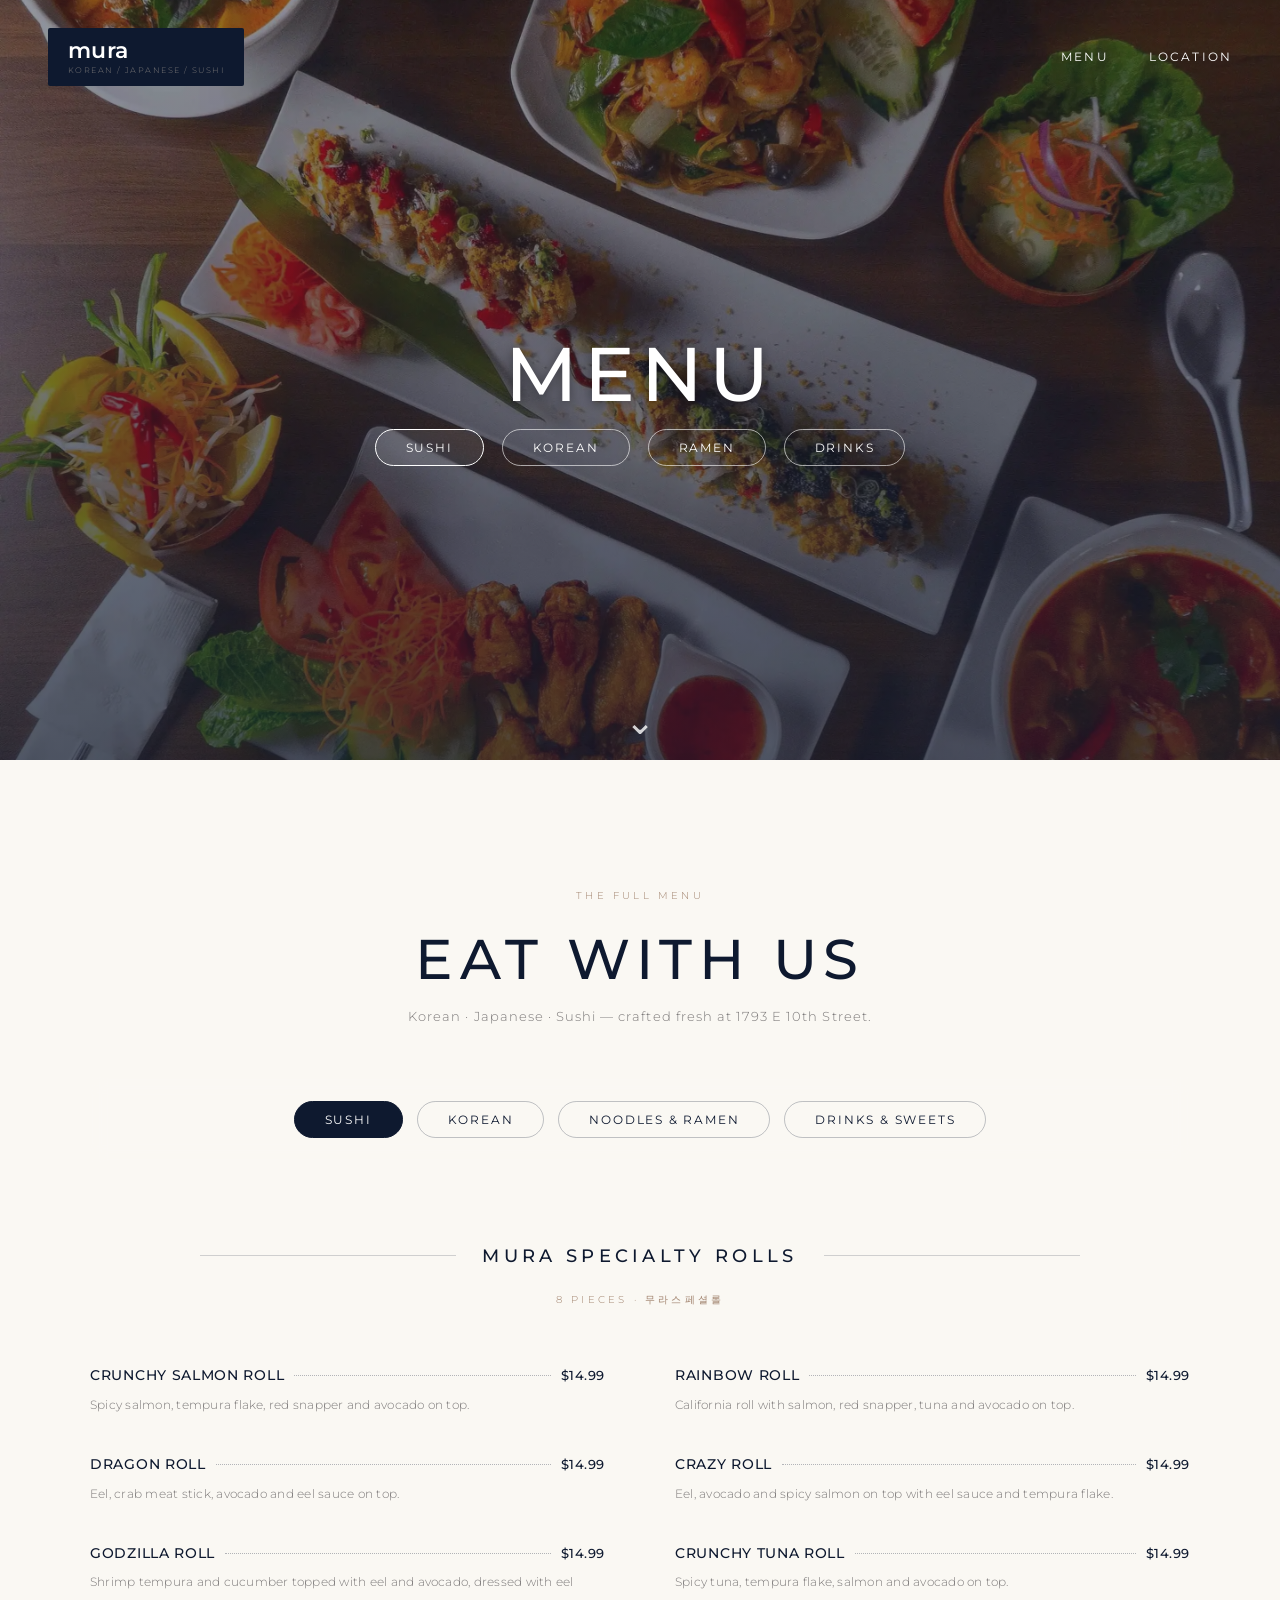
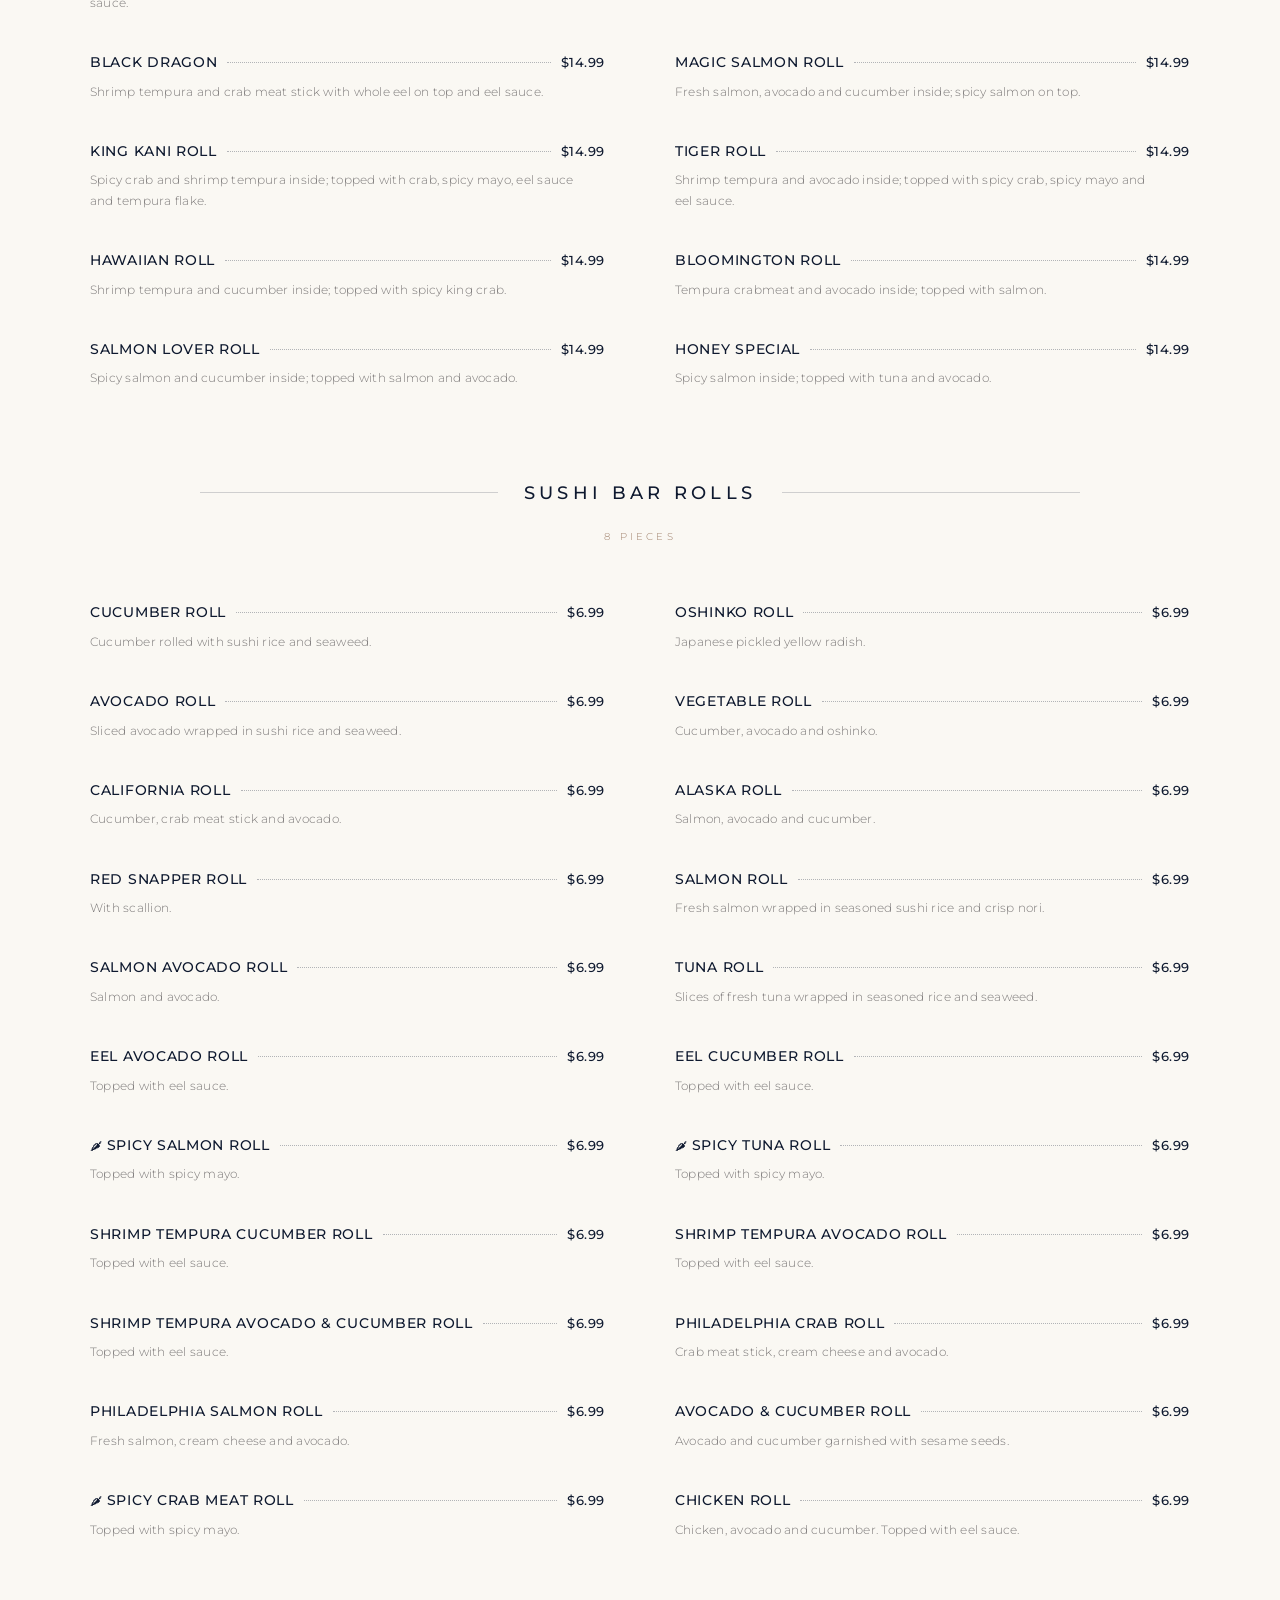
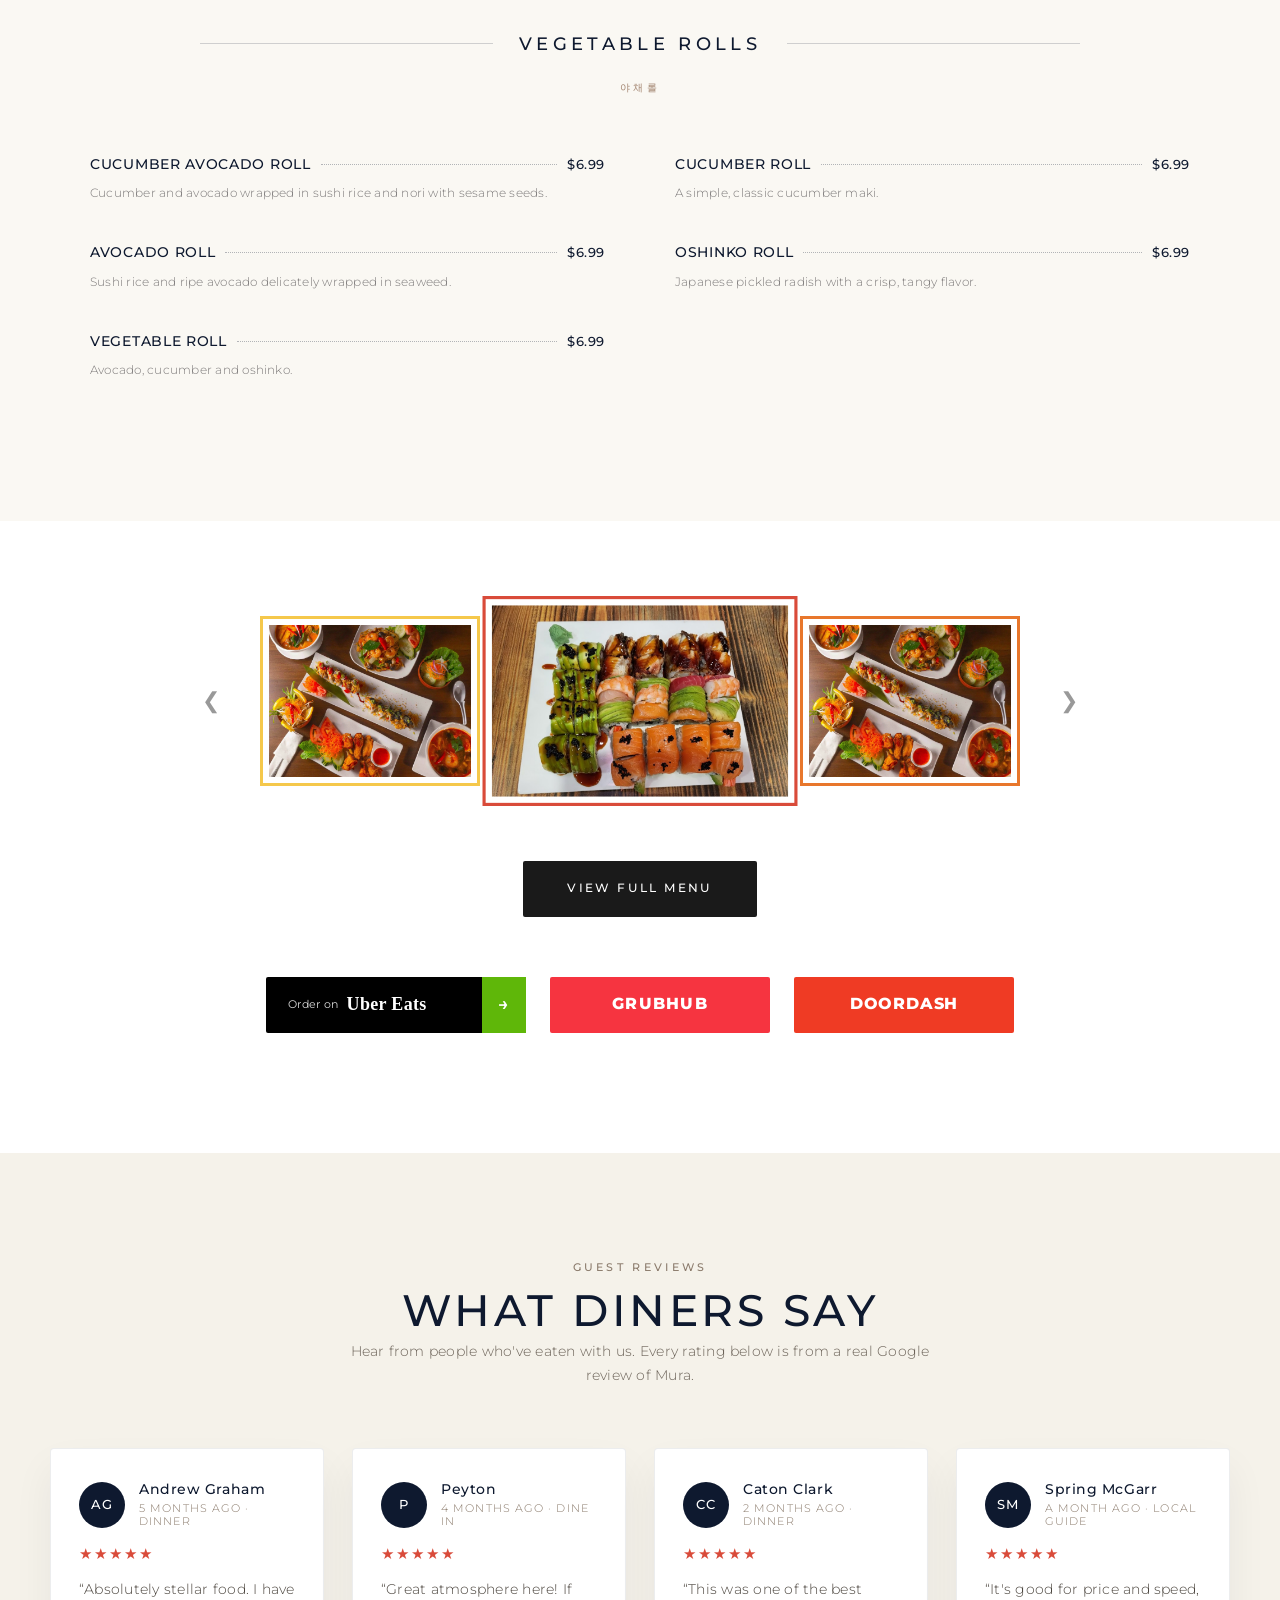
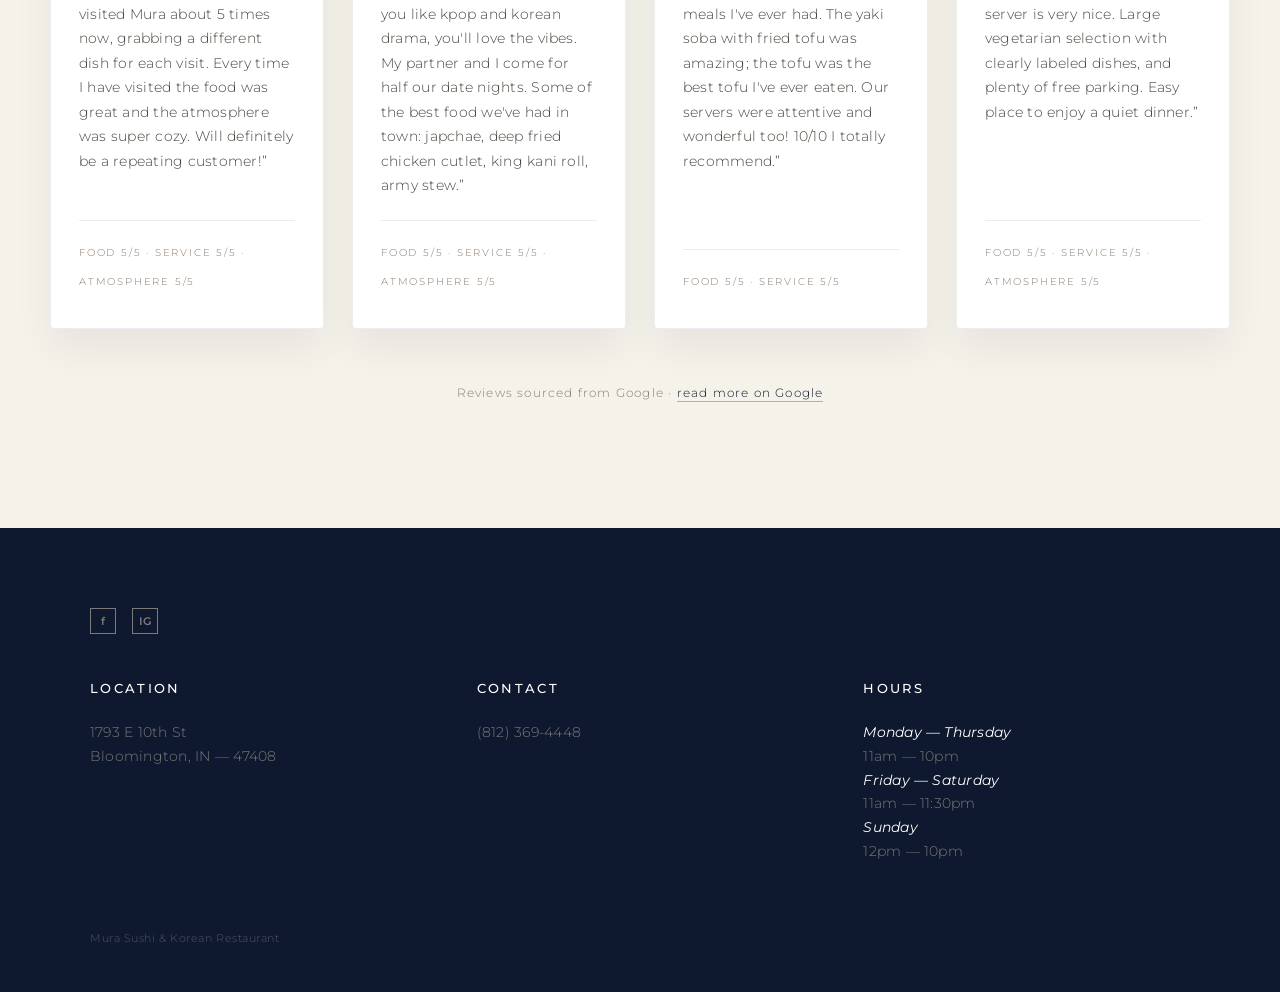
<file: index.html>
<!DOCTYPE html>
<html lang="en">
<head>
  <meta charset="UTF-8" />
  <meta name="viewport" content="width=device-width, initial-scale=1.0, viewport-fit=cover" />
  <meta name="theme-color" content="#0e192f" />
  <meta name="apple-mobile-web-app-capable" content="yes" />
  <meta name="apple-mobile-web-app-status-bar-style" content="black-translucent" />
  <meta name="apple-mobile-web-app-title" content="Mura" />
  <meta name="format-detection" content="telephone=yes" />
  <title>Mura Sushi &amp; Korean Restaurant</title>
  <link rel="preconnect" href="https://fonts.googleapis.com">
  <link rel="preconnect" href="https://fonts.gstatic.com" crossorigin>
  <link href="https://fonts.googleapis.com/css2?family=Montserrat:wght@300;400;500;600&display=swap" rel="stylesheet">
  <link rel="stylesheet" href="style.css" />
  <script src="script.js" defer></script>
</head>
<body>

  <!-- ========= HEADER / HERO ========= -->
  <header class="hero">
    <div class="hero__overlay"></div>

    <nav class="nav">
      <a class="nav__logo" href="#">
        <span class="nav__logo-main">mura</span>
        <span class="nav__logo-sub">korean / japanese / sushi</span>
      </a>
      <ul class="nav__links">
        <li><a href="#menu">MENU</a></li>
        <li><a href="location.html">LOCATION</a></li>
      </ul>
    </nav>

    <div class="hero__content">
      <h1 class="hero__title">MENU</h1>
      <div class="hero__tabs">
        <button class="pill pill--active" data-menu-tab="sushi">SUSHI</button>
        <button class="pill" data-menu-tab="korean">KOREAN</button>
        <button class="pill" data-menu-tab="ramen">RAMEN</button>
        <button class="pill" data-menu-tab="drinks">DRINKS</button>
      </div>
    </div>

    <a class="hero__scroll" href="#menu" aria-label="Scroll to menu">&#x2304;</a>
  </header>

  <!-- ========= FULL MENU ========= -->
  <section class="menu" id="menu">
    <div class="menu__inner">
      <div class="menu__header">
        <span class="menu__eyebrow">THE FULL MENU</span>
        <h2 class="menu__title">EAT WITH US</h2>
        <p class="menu__intro">Korean &middot; Japanese &middot; Sushi &mdash; crafted fresh at 1793 E 10th Street.</p>
      </div>

      <div class="menu__tabs">
        <button class="pill pill--active" data-menu-tab="sushi" data-scroll-on-click="false">SUSHI</button>
        <button class="pill" data-menu-tab="korean" data-scroll-on-click="false">KOREAN</button>
        <button class="pill" data-menu-tab="ramen" data-scroll-on-click="false">NOODLES &amp; RAMEN</button>
        <button class="pill" data-menu-tab="drinks" data-scroll-on-click="false">DRINKS &amp; SWEETS</button>
      </div>

      <div id="menu-content" class="menu__content"></div>
    </div>
  </section>

  <!-- ========= WHITE SECTION ========= -->
  <section class="showcase">
    <div class="showcase__gallery">
      <button class="showcase__arrow showcase__arrow--left" aria-label="Previous">&#10094;</button>
      <div class="showcase__frames">
        <div class="showcase__frame showcase__frame--yellow">
          <img src="images/mura_pic.webp" alt="Mura dishes" style="object-position: 0% 50%;" />
        </div>
        <div class="showcase__frame showcase__frame--red">
          <img src="images/murapic2.jpg" alt="Assorted sushi rolls" />
        </div>
        <div class="showcase__frame showcase__frame--orange">
          <img src="images/mura_pic.webp" alt="Mura dishes" style="object-position: 100% 50%;" />
        </div>
      </div>
      <button class="showcase__arrow showcase__arrow--right" aria-label="Next">&#10095;</button>
    </div>

    <div class="showcase__actions">
      <a class="btn btn--dark" href="#menu">VIEW FULL MENU</a>
    </div>

    <div class="delivery">
      <a class="delivery__btn delivery__btn--uber"
         href="https://www.ubereats.com/store/mura-korean-sushi-restaurant/xZxuGig-RBO_RkqE9jNN1A?diningMode=DELIVERY&ps=1&surfaceName="
         target="_blank"
         rel="noopener noreferrer"
         aria-label="Order on Uber Eats">
        <span class="delivery__label">Order on</span>
        <span class="delivery__brand">Uber Eats</span>
        <span class="delivery__arrow">&rarr;</span>
      </a>
      <a class="delivery__btn delivery__btn--grubhub"
         href="https://www.grubhub.com/restaurant/mura-korean-japanese-sushi-restaurant-1793-e-10th-street-bloomington/7571720?utm_source=google&utm_medium=organic&utm_campaign=place-action-link&pickup=true&rwg_token=AFd1xnEQTc3FMuh2R-6Ad4xJG1T8Votwxi02w0HT1ZHy1_SOWpt4OmqaGiDIYC1bhu2gPhrfBYEVji30zIVQiYXDuHlk0Z8i5w%3D%3D"
         target="_blank"
         rel="noopener noreferrer"
         aria-label="Order on Grubhub">
        <span class="delivery__brand-gh">GRUBHUB</span>
      </a>
      <a class="delivery__btn delivery__btn--doordash"
         href="https://www.doordash.com/store/mura-sushi-bloomington-2163307/2322511/?pickup=true&rwg_token=AFd1xnEi9Vo7kn2S2-PbUIhBkyfEqRiv8_DAS-J-HcWqJDKl2eAtn9eahwrEcLCpDYcub42YE0iOUj4jdWk4lSPW3aqG3wlsCA==&utm_campaign=gpa"
         target="_blank"
         rel="noopener noreferrer"
         aria-label="Order on DoorDash">
        <span class="delivery__brand-dd">DOORDASH</span>
      </a>
    </div>
  </section>

  <!-- ========= REVIEWS ========= -->
  <section class="reviews" id="reviews">
    <div class="reviews__inner">
      <div class="reviews__header">
        <span class="reviews__eyebrow">GUEST REVIEWS</span>
        <h2 class="reviews__title">WHAT DINERS SAY</h2>
        <p class="reviews__intro">Hear from people who've eaten with us. Every rating below is from a real Google review of Mura.</p>
      </div>

      <div class="reviews__grid">

        <article class="review-card">
          <header class="review-card__head">
            <div class="review-card__avatar" aria-hidden="true">AG</div>
            <div>
              <p class="review-card__name">Andrew Graham</p>
              <p class="review-card__meta">5 months ago &middot; Dinner</p>
            </div>
          </header>
          <div class="review-card__stars" aria-label="5 out of 5 stars">
            <span>&#9733;</span><span>&#9733;</span><span>&#9733;</span><span>&#9733;</span><span>&#9733;</span>
          </div>
          <p class="review-card__body">&ldquo;Absolutely stellar food. I have visited Mura about 5 times now, grabbing a different dish for each visit. Every time I have visited the food was great and the atmosphere was super cozy. Will definitely be a repeating customer!&rdquo;</p>
          <p class="review-card__tags">Food 5/5 &middot; Service 5/5 &middot; Atmosphere 5/5</p>
        </article>

        <article class="review-card">
          <header class="review-card__head">
            <div class="review-card__avatar" aria-hidden="true">P</div>
            <div>
              <p class="review-card__name">Peyton</p>
              <p class="review-card__meta">4 months ago &middot; Dine in</p>
            </div>
          </header>
          <div class="review-card__stars" aria-label="5 out of 5 stars">
            <span>&#9733;</span><span>&#9733;</span><span>&#9733;</span><span>&#9733;</span><span>&#9733;</span>
          </div>
          <p class="review-card__body">&ldquo;Great atmosphere here! If you like kpop and korean drama, you'll love the vibes. My partner and I come for half our date nights. Some of the best food we've had in town: japchae, deep fried chicken cutlet, king kani roll, army stew.&rdquo;</p>
          <p class="review-card__tags">Food 5/5 &middot; Service 5/5 &middot; Atmosphere 5/5</p>
        </article>

        <article class="review-card">
          <header class="review-card__head">
            <div class="review-card__avatar" aria-hidden="true">CC</div>
            <div>
              <p class="review-card__name">Caton Clark</p>
              <p class="review-card__meta">2 months ago &middot; Dinner</p>
            </div>
          </header>
          <div class="review-card__stars" aria-label="5 out of 5 stars">
            <span>&#9733;</span><span>&#9733;</span><span>&#9733;</span><span>&#9733;</span><span>&#9733;</span>
          </div>
          <p class="review-card__body">&ldquo;This was one of the best meals I've ever had. The yaki soba with fried tofu was amazing; the tofu was the best tofu I've ever eaten. Our servers were attentive and wonderful too! 10/10 I totally recommend.&rdquo;</p>
          <p class="review-card__tags">Food 5/5 &middot; Service 5/5</p>
        </article>

        <article class="review-card">
          <header class="review-card__head">
            <div class="review-card__avatar" aria-hidden="true">SM</div>
            <div>
              <p class="review-card__name">Spring McGarr</p>
              <p class="review-card__meta">A month ago &middot; Local Guide</p>
            </div>
          </header>
          <div class="review-card__stars" aria-label="5 out of 5 stars">
            <span>&#9733;</span><span>&#9733;</span><span>&#9733;</span><span>&#9733;</span><span>&#9733;</span>
          </div>
          <p class="review-card__body">&ldquo;It's good for price and speed, server is very nice. Large vegetarian selection with clearly labeled dishes, and plenty of free parking. Easy place to enjoy a quiet dinner.&rdquo;</p>
          <p class="review-card__tags">Food 5/5 &middot; Service 5/5 &middot; Atmosphere 5/5</p>
        </article>

      </div>

      <p class="reviews__source">Reviews sourced from Google &middot; <a href="https://www.google.com/search?q=Mura+Sushi+%26+Korean+Restaurant+Bloomington" target="_blank" rel="noopener noreferrer">read more on Google</a></p>
    </div>
  </section>

  <!-- ========= FOOTER ========= -->
  <footer class="footer" id="location">
    <div class="footer__inner">
      <div class="footer__social">
        <a href="https://www.facebook.com/people/Mura-Sushi-Korean-Restaurant-in-Bloomington-Indiana/100078651017884/?locale=en_GB"
           target="_blank" rel="noopener noreferrer" aria-label="Facebook">f</a>
        <a href="https://www.instagram.com/explore/locations/259487655964057/mura-sushi-korean-restaurant-in-bloomington-indiana/"
           target="_blank" rel="noopener noreferrer" aria-label="Instagram">IG</a>
      </div>

      <div class="footer__cols">
        <div class="footer__col">
          <h4>LOCATION</h4>
          <p>1793 E 10th St</p>
          <p>Bloomington, IN &mdash; 47408</p>
        </div>

        <div class="footer__col">
          <h4>CONTACT</h4>
          <p><a href="tel:8123694448">(812) 369-4448</a></p>
        </div>

        <div class="footer__col">
          <h4>HOURS</h4>
          <p><em>Monday &mdash; Thursday</em></p>
          <p>11am &mdash; 10pm</p>
          <p><em>Friday &mdash; Saturday</em></p>
          <p>11am &mdash; 11:30pm</p>
          <p><em>Sunday</em></p>
          <p>12pm &mdash; 10pm</p>
        </div>
      </div>

      <p class="footer__credit">Mura Sushi &amp; Korean Restaurant</p>
    </div>
  </footer>

</body>
</html>
</file>
<file: style.css>
/* ============================================
   Mura Sushi & Korean Restaurant
   Style inspired by fortyfiveindy.com
   ============================================ */

:root {
  --navy: #0e192f;
  --navy-2: #142141;
  --text-muted: #7c7979;
  --text-light: #e4e4e7;
  --white: #ffffff;
  --accent-green: #7ed957;
  --border-light: rgba(255, 255, 255, 0.6);
}

* { box-sizing: border-box; margin: 0; padding: 0; }

html {
  -webkit-text-size-adjust: 100%;
  -ms-text-size-adjust: 100%;
  text-size-adjust: 100%;
}

html, body {
  font-family: 'Montserrat', 'proxima-nova', -apple-system, BlinkMacSystemFont, sans-serif;
  font-weight: 300;
  letter-spacing: 0.015em;
  font-size: 16px;
  line-height: 1.8em;
  color: var(--text-muted);
  background-color: var(--navy);
  -webkit-font-smoothing: antialiased;
  -webkit-tap-highlight-color: transparent;
  overflow-x: hidden;
  width: 100%;
}

img { max-width: 100%; height: auto; }

a { color: inherit; text-decoration: none; }
button { font-family: inherit; cursor: pointer; border: none; background: none; }

/* ============================================
   HERO
   ============================================ */
.hero {
  position: relative;
  height: 760px;
  min-height: 560px;
  background-color: #1a120c;
  background-image: url('images/mura_pic.webp');
  background-size: cover;
  background-position: center;
  display: flex;
  flex-direction: column;
  color: var(--white);
  overflow: hidden;
}

.hero__overlay {
  position: absolute;
  inset: 0;
  background: linear-gradient(180deg, rgba(14, 25, 47, 0.45) 0%, rgba(14, 25, 47, 0.72) 100%);
  z-index: 1;
}

/* Nav */
.nav {
  position: relative;
  z-index: 3;
  display: flex;
  align-items: center;
  justify-content: space-between;
  padding: 28px 48px;
}

.nav__logo {
  display: flex;
  flex-direction: column;
  background: var(--navy);
  padding: 12px 20px;
  border-radius: 2px;
  line-height: 1;
}

.nav__logo-main {
  font-family: 'Montserrat', serif;
  font-weight: 600;
  font-size: 22px;
  color: var(--white);
  letter-spacing: 0.02em;
}

.nav__logo-sub {
  font-size: 8px;
  color: var(--text-muted);
  letter-spacing: 0.18em;
  margin-top: 4px;
  text-transform: uppercase;
}

.nav__links {
  display: flex;
  gap: 40px;
  list-style: none;
}

.nav__links a {
  color: var(--white);
  font-size: 12px;
  font-weight: 400;
  letter-spacing: 0.18em;
  transition: opacity 0.2s ease;
}

.nav__links a:hover { opacity: 0.7; }
.nav__links a:active { opacity: 1; background: none; }

/* Hero content */
.hero__content {
  position: relative;
  z-index: 2;
  flex: 1;
  display: flex;
  flex-direction: column;
  align-items: center;
  justify-content: center;
  text-align: center;
  padding: 40px 20px;
}

.hero__title {
  font-size: 76px;
  font-weight: 500;
  letter-spacing: 0.08em;
  color: var(--white);
  margin-bottom: 40px;
  text-shadow: 0 2px 12px rgba(0, 0, 0, 0.4);
}

.hero__tabs {
  display: flex;
  gap: 18px;
  flex-wrap: wrap;
  justify-content: center;
}

.pill {
  color: var(--white);
  border: 1px solid var(--border-light);
  border-radius: 999px;
  padding: 10px 30px;
  font-size: 12px;
  font-weight: 400;
  letter-spacing: 0.15em;
  background: transparent;
  transition: all 0.25s ease;
}

.pill:hover,
.pill--active {
  background: rgba(255, 255, 255, 0.1);
  border-color: var(--white);
}

.hero__scroll {
  position: relative;
  z-index: 2;
  text-align: center;
  color: var(--white);
  font-size: 36px;
  padding-bottom: 30px;
  opacity: 0.8;
  line-height: 0.5;
}

/* ============================================
   SHOWCASE (white section)
   ============================================ */
.showcase {
  background: var(--white);
  padding: 80px 24px 120px;
}

.showcase__gallery {
  position: relative;
  max-width: 900px;
  margin: 0 auto 60px;
  display: flex;
  align-items: center;
  justify-content: center;
}

.showcase__frames {
  display: flex;
  align-items: center;
  gap: 10px;
  width: 100%;
  justify-content: center;
}

.showcase__frame {
  padding: 6px;
  border: 3px solid;
  transition: transform 0.3s ease;
}

.showcase__frame img {
  display: block;
  width: 100%;
  height: 100%;
  object-fit: cover;
}

.showcase__frame--yellow { border-color: #f5c84b; width: 220px; height: 170px; }
.showcase__frame--red    { border-color: #d94b3a; width: 300px; height: 200px; transform: scale(1.05); }
.showcase__frame--orange { border-color: #e8772c; width: 220px; height: 170px; }

.showcase__arrow {
  color: #999;
  font-size: 22px;
  padding: 0 12px;
  transition: color 0.2s ease;
}
.showcase__arrow:hover { color: #333; }

.showcase__actions {
  display: flex;
  justify-content: center;
  margin-bottom: 60px;
}

/* Buttons */
.btn {
  display: inline-flex;
  align-items: center;
  justify-content: center;
  height: 56px;
  padding: 0 44px;
  font-size: 12px;
  font-weight: 500;
  letter-spacing: 0.2em;
  text-align: center;
  transition: all 0.25s ease;
  border-radius: 2px;
  box-sizing: border-box;
}

.btn--dark {
  background: #1a1a1a;
  color: var(--white);
}
.btn--dark:hover { background: #000; }

.btn--outline {
  background: transparent;
  color: #1a1a1a;
  border: 1px solid #1a1a1a;
  border-radius: 999px;
  padding: 0 48px;
  min-width: 200px;
}
.btn--outline:hover { background: #1a1a1a; color: var(--white); }

/* Delivery row */
.delivery {
  display: flex;
  align-items: center;
  justify-content: center;
  gap: 24px;
  flex-wrap: wrap;
  max-width: 900px;
  margin: 0 auto;
}

.delivery__btn {
  display: inline-flex;
  align-items: center;
  justify-content: center;
  height: 56px;
  padding: 0 28px;
  font-weight: 600;
  letter-spacing: 0.02em;
  border-radius: 2px;
  transition: transform 0.2s ease;
  box-sizing: border-box;
}

.delivery__btn:hover { transform: translateY(-2px); }

.delivery__btn--uber {
  background: #000;
  color: var(--white);
  position: relative;
  padding: 0 64px 0 22px;
  gap: 8px;
  width: 260px;
  justify-content: flex-start;
  white-space: nowrap;
}
.delivery__btn--uber .delivery__label {
  font-size: 11px;
  font-weight: 400;
  opacity: 0.85;
}
.delivery__btn--uber .delivery__brand {
  font-size: 18px;
  font-weight: 700;
  font-family: Georgia, serif;
}
.delivery__btn--uber .delivery__arrow {
  position: absolute;
  right: 0;
  top: 0;
  bottom: 0;
  width: 44px;
  background: #5fb709;
  display: flex;
  align-items: center;
  justify-content: center;
  color: var(--white);
  font-size: 18px;
}

.delivery__btn--doordash {
  background: #ef3b24;
  color: var(--white);
  width: 220px;
}
.delivery__btn--doordash .delivery__brand-dd {
  font-size: 16px;
  font-weight: 800;
  letter-spacing: 0.05em;
}

.delivery__btn--grubhub {
  background: #f63440;
  color: var(--white);
  width: 220px;
}
.delivery__btn--grubhub .delivery__brand-gh {
  font-size: 16px;
  font-weight: 800;
  letter-spacing: 0.08em;
}

/* ============================================
   FOOTER
   ============================================ */
.footer {
  background: var(--navy);
  color: var(--text-muted);
  padding: 80px 24px 40px;
}

.footer__inner {
  max-width: 1100px;
  margin: 0 auto;
}

.footer__social {
  display: flex;
  gap: 16px;
  margin-bottom: 40px;
}

.footer__social a {
  display: inline-flex;
  align-items: center;
  justify-content: center;
  width: 26px;
  height: 26px;
  border: 1px solid var(--text-muted);
  color: var(--text-muted);
  font-size: 11px;
  font-weight: 600;
  transition: all 0.2s ease;
}
.footer__social a:hover {
  color: var(--white);
  border-color: var(--white);
}

.footer__cols {
  display: grid;
  grid-template-columns: repeat(3, 1fr);
  gap: 60px;
  margin-bottom: 60px;
}

.footer__col h4 {
  color: var(--white);
  font-size: 13px;
  font-weight: 500;
  letter-spacing: 0.18em;
  margin-bottom: 18px;
}

.footer__col p {
  font-size: 14px;
  line-height: 1.7;
  color: var(--text-muted);
}

.footer__col em {
  color: var(--white);
  font-style: italic;
  font-weight: 400;
}

.footer__col a {
  color: var(--text-muted);
  transition: color 0.2s ease;
}
.footer__col a:hover { color: var(--white); }

.footer__credit {
  font-size: 11px;
  color: var(--text-muted);
  opacity: 0.6;
  letter-spacing: 0.05em;
}

/* ============================================
   FULL MENU
   ============================================ */
.menu {
  background: #faf8f3;
  color: var(--navy);
  padding: 120px 24px 140px;
  position: relative;
}

.menu__inner {
  max-width: 1100px;
  margin: 0 auto;
}

.menu__header {
  text-align: center;
  margin-bottom: 20px;
}

.menu__eyebrow {
  display: inline-block;
  font-size: 10px;
  letter-spacing: 0.32em;
  color: #a0826d;
  text-transform: uppercase;
  margin-bottom: 20px;
}

.menu__title {
  font-size: 56px;
  font-weight: 500;
  letter-spacing: 0.12em;
  color: var(--navy);
  margin-bottom: 18px;
  line-height: 1;
}

.menu__intro {
  font-size: 13px;
  letter-spacing: 0.08em;
  color: var(--text-muted);
  max-width: 520px;
  margin: 0 auto;
  line-height: 1.7;
}

.menu__tabs {
  display: flex;
  gap: 14px;
  justify-content: center;
  flex-wrap: wrap;
  margin: 50px auto 80px;
  position: sticky;
  top: 0;
  z-index: 20;
  padding: 24px 8px;
  background: rgba(250, 248, 243, 0.92);
  backdrop-filter: blur(8px);
  -webkit-backdrop-filter: blur(8px);
}

.menu__tabs .pill {
  color: var(--navy);
  border: 1px solid rgba(14, 25, 47, 0.25);
  background: transparent;
}

.menu__tabs .pill:hover {
  background: rgba(14, 25, 47, 0.06);
  border-color: var(--navy);
}

.menu__tabs .pill--active {
  background: var(--navy);
  color: #fff;
  border-color: var(--navy);
}

.menu__content {
  position: relative;
}

.menu-panel {
  display: none;
}

.menu-panel--active {
  display: block;
  animation: menuFadeIn 0.45s ease;
}

@keyframes menuFadeIn {
  from { opacity: 0; transform: translateY(12px); }
  to   { opacity: 1; transform: translateY(0); }
}

.menu-category {
  margin-bottom: 90px;
}

.menu-category:last-child {
  margin-bottom: 0;
}

.menu-category__header {
  text-align: center;
  margin-bottom: 50px;
  position: relative;
}

.menu-category__header::before {
  content: '';
  position: absolute;
  left: 10%;
  right: 10%;
  top: 13px;
  height: 1px;
  background: rgba(14, 25, 47, 0.18);
  z-index: 0;
}

.menu-category__title {
  display: inline-block;
  font-size: 18px;
  font-weight: 500;
  letter-spacing: 0.24em;
  color: var(--navy);
  text-transform: uppercase;
  background: #faf8f3;
  padding: 0 26px;
  position: relative;
  z-index: 1;
}

.menu-category__sub {
  display: block;
  font-size: 10px;
  letter-spacing: 0.32em;
  color: #a0826d;
  text-transform: uppercase;
  margin-top: 14px;
}

.menu-items {
  display: grid;
  grid-template-columns: repeat(2, 1fr);
  gap: 38px 70px;
}

.menu-item {
  line-height: 1.6;
}

.menu-item__head {
  display: flex;
  align-items: baseline;
  gap: 10px;
  margin-bottom: 8px;
}

.menu-item__name {
  font-size: 14px;
  font-weight: 500;
  letter-spacing: 0.05em;
  color: var(--navy);
  text-transform: uppercase;
  flex-shrink: 1;
}

.menu-item__spicy {
  margin-right: 4px;
  font-size: 12px;
}

.menu-item__kr {
  display: inline-block;
  font-size: 11px;
  font-weight: 300;
  color: #a0826d;
  margin-left: 8px;
  letter-spacing: 0.04em;
  text-transform: none;
}

.menu-item__dots {
  flex: 1;
  border-bottom: 1px dotted rgba(14, 25, 47, 0.3);
  transform: translateY(-4px);
  min-width: 16px;
}

.menu-item__price {
  font-size: 13px;
  font-weight: 500;
  color: var(--navy);
  letter-spacing: 0.04em;
  flex-shrink: 0;
}

.menu-item__desc {
  font-size: 12px;
  line-height: 1.7;
  color: var(--text-muted);
  font-weight: 300;
  max-width: 95%;
}

/* ============================================
   COMPACT HERO (subpage)
   ============================================ */
.hero--compact {
  height: 420px;
}

.hero--compact .hero__content {
  padding-bottom: 30px;
}

.hero__eyebrow {
  display: block;
  font-size: 10px;
  letter-spacing: 0.32em;
  color: rgba(255, 255, 255, 0.75);
  text-transform: uppercase;
  margin-bottom: 20px;
}

.hero__title--sm {
  font-size: 58px;
  margin-bottom: 18px;
}

.hero__sub {
  font-size: 13px;
  letter-spacing: 0.12em;
  color: rgba(255, 255, 255, 0.85);
  font-weight: 300;
}

.nav__links a.is-active {
  opacity: 0.55;
}

/* ============================================
   LOCATION PAGE
   ============================================ */
.location {
  background: #faf8f3;
  color: var(--navy);
  padding: 100px 24px 130px;
}

.location__inner {
  max-width: 1000px;
  margin: 0 auto;
}

.location__map {
  position: relative;
  padding: 8px;
  border: 3px solid #d94b3a;
  background: #fff;
  margin-bottom: 70px;
  box-shadow: 0 20px 50px rgba(14, 25, 47, 0.08);
}

.location__map iframe,
.location__map-canvas {
  display: block;
  width: 100%;
  height: 500px;
  border: 0;
  background: #f5f2ea;
}

/* Custom marker — Mura red pin with label */
.mura-marker {
  display: flex;
  flex-direction: column;
  align-items: center;
  text-decoration: none;
  cursor: pointer;
  transform-origin: bottom center;
  transition: transform 0.2s ease;
}

.mura-marker:hover {
  transform: translateY(-2px) scale(1.04);
}

.mura-marker__label {
  font-family: 'Montserrat', sans-serif;
  font-size: 10px;
  font-weight: 600;
  letter-spacing: 0.2em;
  color: #fff;
  background: var(--navy);
  padding: 4px 8px;
  border-radius: 2px;
  margin-bottom: 6px;
  white-space: nowrap;
  box-shadow: 0 2px 8px rgba(14, 25, 47, 0.25);
}

.mura-marker__pin {
  width: 18px;
  height: 18px;
  border-radius: 50% 50% 50% 0;
  background: #d94b3a;
  border: 2px solid #fff;
  transform: rotate(-45deg);
  box-shadow: 0 4px 10px rgba(217, 75, 58, 0.4);
}

/* MapLibre popup overrides to match site type */
.maplibregl-popup-content {
  font-family: 'Montserrat', sans-serif;
  font-size: 12px;
  line-height: 1.6;
  color: var(--navy);
  border-radius: 2px;
  padding: 12px 16px;
  box-shadow: 0 10px 30px rgba(14, 25, 47, 0.15);
}

.maplibregl-popup-content strong {
  font-size: 12px;
  font-weight: 600;
  letter-spacing: 0.08em;
  text-transform: uppercase;
  color: var(--navy);
}

.maplibregl-ctrl-group {
  border-radius: 2px !important;
  box-shadow: 0 2px 8px rgba(14, 25, 47, 0.15) !important;
}

.location__details {
  display: grid;
  grid-template-columns: repeat(3, 1fr);
  gap: 48px;
  margin-bottom: 70px;
  text-align: center;
}

.location__col h3 {
  font-size: 12px;
  font-weight: 500;
  letter-spacing: 0.24em;
  color: var(--navy);
  text-transform: uppercase;
  margin-bottom: 18px;
}

.location__col p {
  font-size: 14px;
  line-height: 1.8;
  color: var(--text-muted);
}

.location__col em {
  color: var(--navy);
  font-style: italic;
  font-weight: 400;
}

.location__col a {
  color: var(--text-muted);
  transition: color 0.2s ease;
}
.location__col a:hover { color: var(--navy); }

.location__cta {
  display: flex;
  justify-content: center;
}

.location__cta .btn--dark {
  padding: 0 56px;
  letter-spacing: 0.22em;
}

/* ============================================
   REVIEWS
   ============================================ */
.reviews {
  background: #f5f2ea;
  padding: 100px 24px 120px;
  color: var(--navy);
}

.reviews__inner {
  max-width: 1180px;
  margin: 0 auto;
}

.reviews__header {
  text-align: center;
  margin-bottom: 60px;
}

.reviews__eyebrow {
  display: block;
  font-size: 11px;
  font-weight: 500;
  letter-spacing: 0.3em;
  color: #8a7a6b;
  margin-bottom: 14px;
}

.reviews__title {
  font-size: 44px;
  font-weight: 500;
  letter-spacing: 0.08em;
  color: var(--navy);
  margin-bottom: 16px;
}

.reviews__intro {
  font-size: 14px;
  color: #6b6258;
  max-width: 600px;
  margin: 0 auto;
  line-height: 1.7;
}

.reviews__grid {
  display: grid;
  grid-template-columns: repeat(auto-fit, minmax(260px, 1fr));
  gap: 28px;
  margin-bottom: 50px;
}

.review-card {
  background: #ffffff;
  border: 1px solid rgba(14, 25, 47, 0.08);
  border-radius: 4px;
  padding: 32px 28px;
  box-shadow: 0 20px 40px rgba(14, 25, 47, 0.06);
  display: flex;
  flex-direction: column;
  transition: transform 0.25s ease, box-shadow 0.25s ease;
}

.review-card:hover {
  transform: translateY(-4px);
  box-shadow: 0 28px 50px rgba(14, 25, 47, 0.1);
}

.review-card__head {
  display: flex;
  align-items: center;
  gap: 14px;
  margin-bottom: 18px;
}

.review-card__avatar {
  width: 46px;
  height: 46px;
  border-radius: 50%;
  background: var(--navy);
  color: #ffffff;
  display: flex;
  align-items: center;
  justify-content: center;
  font-size: 13px;
  font-weight: 500;
  letter-spacing: 0.08em;
  flex-shrink: 0;
}

.review-card__name {
  font-size: 14px;
  font-weight: 500;
  color: var(--navy);
  letter-spacing: 0.04em;
  line-height: 1.2;
  margin-bottom: 4px;
}

.review-card__meta {
  font-size: 11px;
  color: #8a7a6b;
  letter-spacing: 0.1em;
  text-transform: uppercase;
  line-height: 1.2;
}

.review-card__stars {
  color: #d94b3a;
  font-size: 15px;
  letter-spacing: 2px;
  margin-bottom: 16px;
  line-height: 1;
}

.review-card__body {
  font-size: 14px;
  line-height: 1.75;
  color: #4a443d;
  margin-bottom: 22px;
  flex: 1;
}

.review-card__tags {
  font-size: 10px;
  color: #8a7a6b;
  letter-spacing: 0.18em;
  text-transform: uppercase;
  padding-top: 18px;
  border-top: 1px solid rgba(14, 25, 47, 0.08);
}

.reviews__source {
  text-align: center;
  font-size: 12px;
  color: #8a7a6b;
  letter-spacing: 0.1em;
  margin-top: 10px;
}

.reviews__source a {
  color: var(--navy);
  border-bottom: 1px solid rgba(14, 25, 47, 0.3);
  padding-bottom: 1px;
  transition: border-color 0.2s ease;
}
.reviews__source a:hover { border-color: var(--navy); }

/* ============================================
   RESPONSIVE — TABLET & MOBILE
   ============================================ */
@media (max-width: 900px) {
  .hero { height: 640px; min-height: 520px; }
  .hero__title { font-size: 56px; }
  .hero--compact { height: 380px; }
  .hero__title--sm { font-size: 44px; }

  .location__details { grid-template-columns: 1fr; gap: 32px; }

  .footer__cols { grid-template-columns: 1fr; gap: 40px; text-align: center; }
  .footer__social { justify-content: center; }
}

@media (max-width: 640px) {
  body { font-size: 15px; line-height: 1.7em; }

  /* Nav — stack logo above links on phones */
  .nav {
    padding: 18px 20px;
    flex-direction: column;
    gap: 14px;
    align-items: center;
  }
  .nav__links { gap: 22px; }
  .nav__links a { font-size: 11px; }

  /* Hero */
  .hero { height: 560px; min-height: 480px; }
  .hero__title { font-size: 44px; letter-spacing: 0.06em; margin-bottom: 28px; }
  .hero__tabs { gap: 8px; padding: 0 12px; }
  .pill {
    padding: 9px 18px;
    font-size: 10px;
    letter-spacing: 0.12em;
    min-height: 36px;
  }
  .hero--compact { height: 340px; }
  .hero__title--sm { font-size: 36px; }
  .hero__sub { font-size: 12px; padding: 0 20px; }

  /* Menu (home full menu) */
  .menu { padding: 60px 18px 80px; }
  .menu__title { font-size: 32px; }
  .menu__eyebrow { font-size: 10px; }
  .menu__intro { font-size: 13px; padding: 0 8px; }
  .menu__tabs { gap: 8px; margin: 24px auto 40px; padding: 14px 4px; flex-wrap: wrap; }
  .menu__tabs .pill { padding: 9px 14px; font-size: 10px; }
  .menu-items { grid-template-columns: 1fr; gap: 24px; }
  .menu-category { margin-bottom: 50px; }
  .menu-category__header::before { left: 0; right: 0; }
  .menu-category__title { font-size: 14px; padding: 0 12px; }

  /* Showcase gallery — stack frames */
  .showcase { padding: 50px 18px 70px; }
  .showcase__gallery { flex-direction: column; }
  .showcase__arrow { display: none; }
  .showcase__frames {
    flex-direction: column;
    gap: 18px;
    align-items: center;
  }
  .showcase__frame,
  .showcase__frame--yellow,
  .showcase__frame--red,
  .showcase__frame--orange {
    width: 100%;
    max-width: 320px;
    height: 200px;
    transform: none;
  }

  /* Delivery row — stack vertically full-width */
  .delivery {
    flex-direction: column;
    gap: 14px;
    width: 100%;
    max-width: 320px;
    margin: 0 auto;
  }
  .btn,
  .delivery__btn,
  .delivery__btn--uber,
  .delivery__btn--grubhub,
  .delivery__btn--doordash {
    width: 100%;
    max-width: 100%;
  }
  .delivery__btn--uber {
    justify-content: flex-start;
  }
  .showcase__actions { margin-bottom: 36px; }
  .showcase__actions .btn--dark {
    width: 100%;
    max-width: 320px;
  }

  /* Reviews */
  .reviews { padding: 60px 18px 80px; }
  .reviews__eyebrow { font-size: 10px; }
  .reviews__title { font-size: 28px; letter-spacing: 0.06em; }
  .reviews__intro { font-size: 13px; }
  .reviews__grid { grid-template-columns: 1fr; gap: 18px; margin-bottom: 36px; }
  .review-card { padding: 24px 20px; }
  .review-card__body { font-size: 13px; line-height: 1.7; }

  /* Location page */
  .location { padding: 50px 18px 70px; }
  .location__map-canvas,
  .location__map iframe { height: 320px; }
  .location__col h3 { font-size: 12px; }
  .location__col p { font-size: 13px; }

  /* Footer */
  .footer { padding: 60px 20px 40px; }
  .footer__col h4 { font-size: 12px; }
  .footer__col p { font-size: 13px; }
}

@media (max-width: 380px) {
  .hero__title { font-size: 38px; }
  .hero__tabs .pill { padding: 8px 14px; font-size: 9px; }
  .reviews__title { font-size: 24px; }
}
</file>
